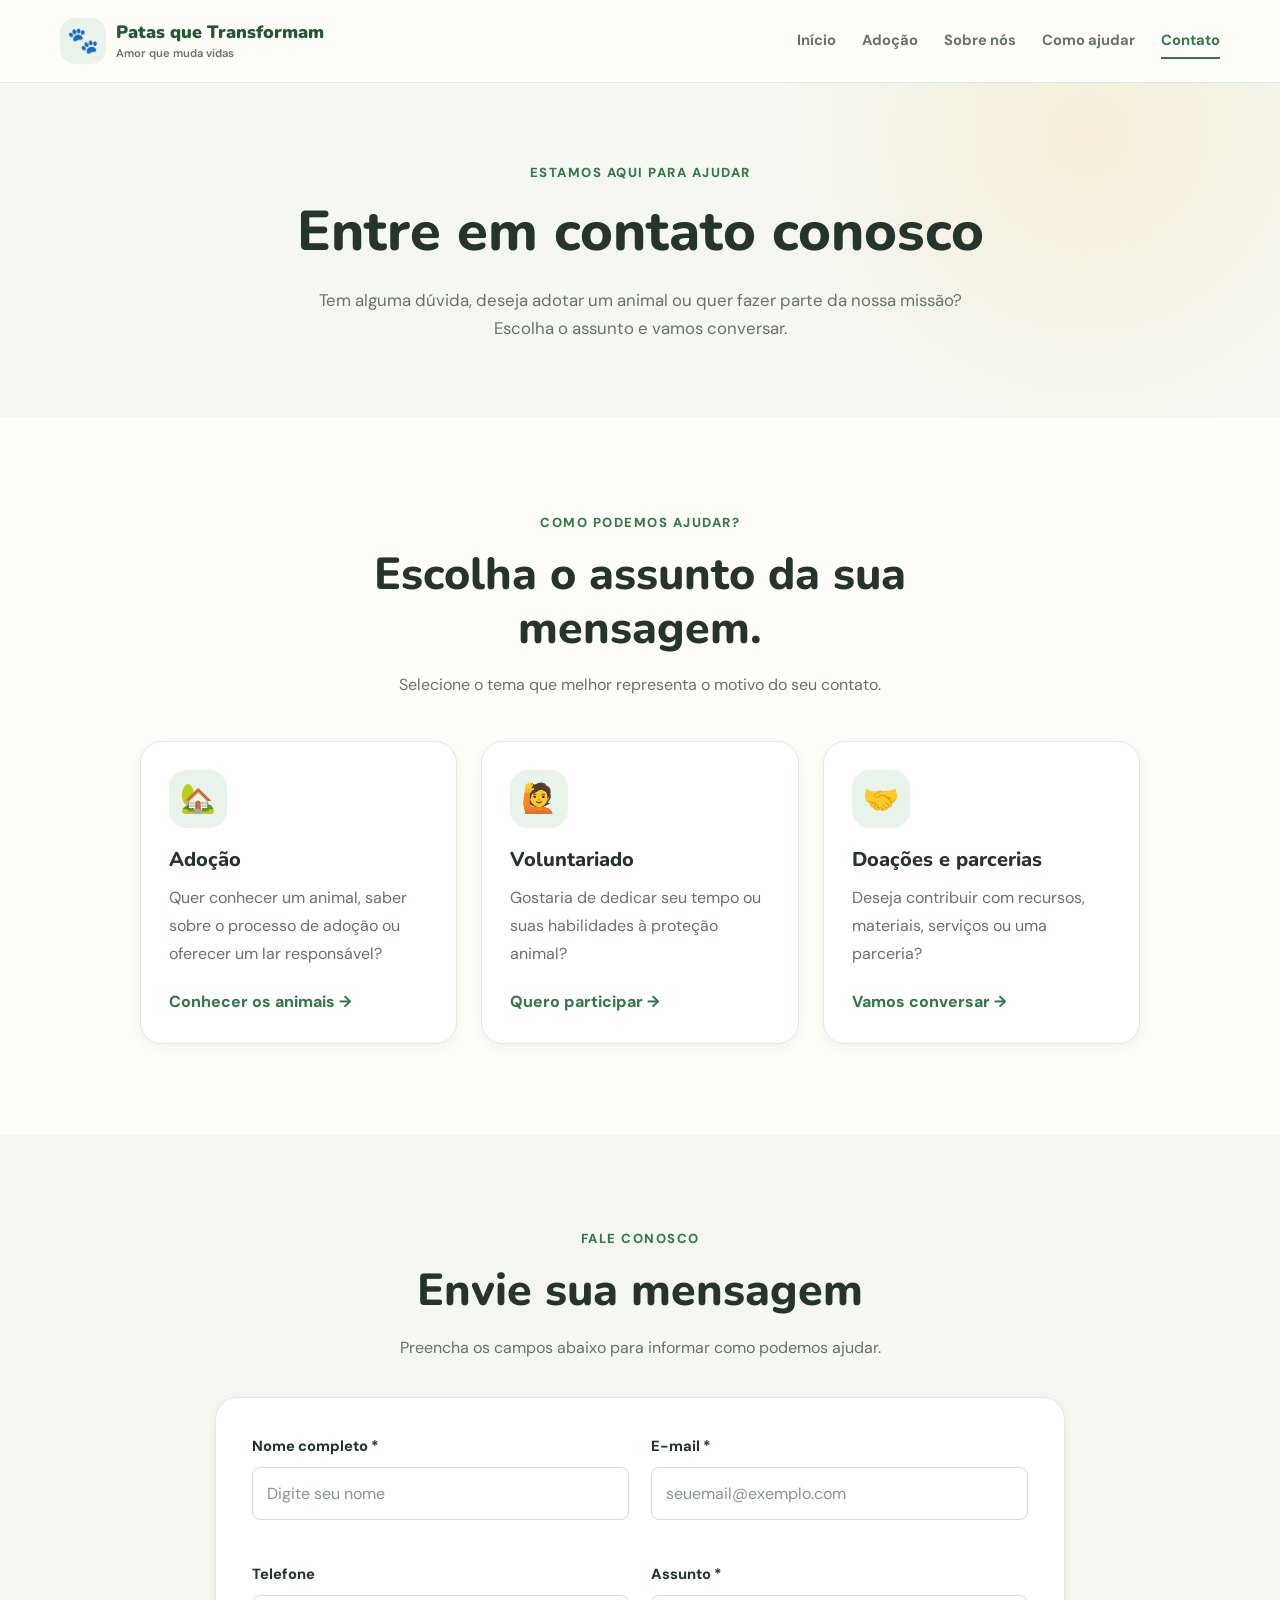
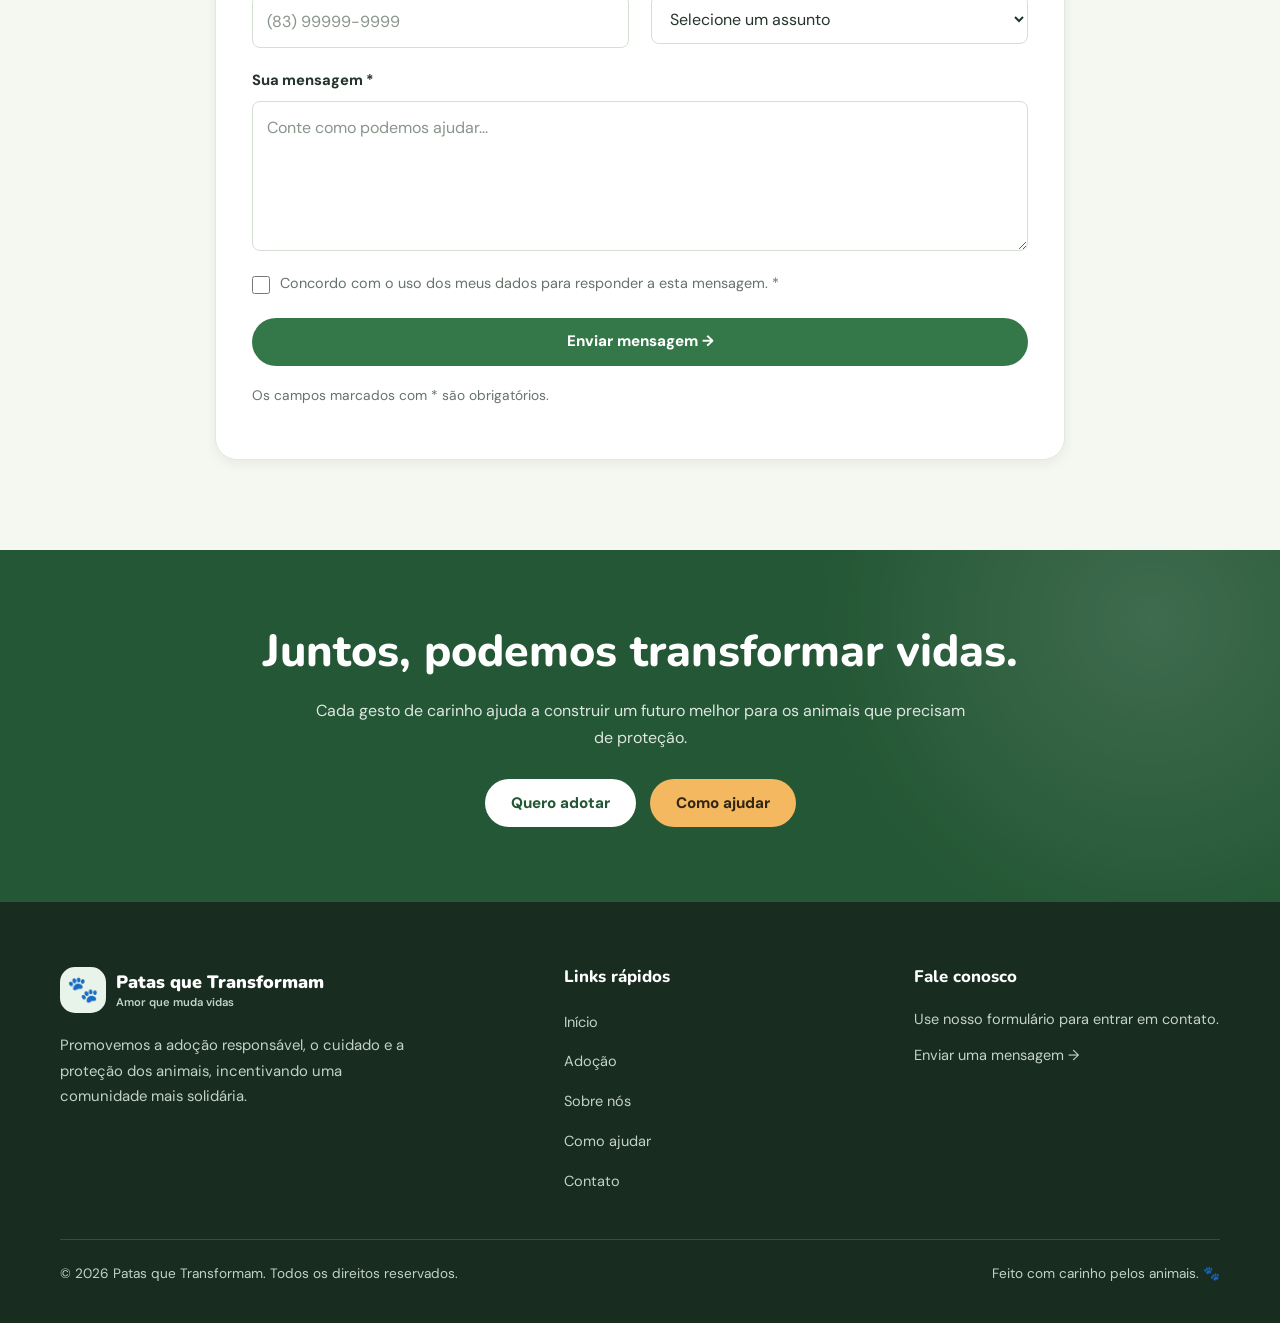
<file: contato.html>
<!DOCTYPE html>
<html lang="pt-BR">
<head>
    <meta charset="UTF-8">
    <meta name="viewport" content="width=device-width, initial-scale=1.0">

    <meta
        name="description"
        content="Entre em contato com a Patas que Transformam para adoção, voluntariado, doações e proteção animal."
    >

    <title>Contato | Patas que Transformam</title>

    <link rel="preconnect" href="https://fonts.googleapis.com">
    <link rel="preconnect" href="https://fonts.gstatic.com" crossorigin>

    <link
        href="https://fonts.googleapis.com/css2?family=DM+Sans:wght@400;500;600;700;800&family=Nunito:wght@400;600;700;800;900&display=swap"
        rel="stylesheet"
    >

    <link rel="stylesheet" href="css/style.css">
    <link rel="stylesheet" href="css/animations.css">
</head>

<body>

    <!-- CABEÇALHO -->
    <header class="header">
        <div class="container header-container">

            <a href="index.html" class="logo" aria-label="Patas que Transformam - Início">
                <span class="logo-icon" aria-hidden="true">🐾</span>

                <span class="logo-text">
                    Patas que Transformam
                    <small>Amor que muda vidas</small>
                </span>
            </a>

            <button
                class="menu-toggle"
                id="menu-toggle"
                type="button"
                aria-label="Abrir menu"
                aria-controls="nav-menu"
                aria-expanded="false"
            >
                ☰
            </button>

            <nav class="nav-menu" id="nav-menu" aria-label="Navegação principal">
                <a class="nav-link" href="index.html">Início</a>
                <a class="nav-link" href="adocao.html">Adoção</a>
                <a class="nav-link" href="sobre.html">Sobre nós</a>
                <a class="nav-link" href="como-ajudar.html">Como ajudar</a>
                <a class="nav-link active" href="contato.html" aria-current="page">Contato</a>
            </nav>

        </div>
    </header>

    <main>

        <!-- APRESENTAÇÃO -->
        <section class="page-hero">
            <div class="container">

                <span class="section-tag">Estamos aqui para ajudar</span>

                <h1>Entre em contato conosco</h1>

                <p>
                    Tem alguma dúvida, deseja adotar um animal ou quer fazer
                    parte da nossa missão? Escolha o assunto e vamos conversar.
                </p>

            </div>
        </section>

        <!-- OPÇÕES DE CONTATO -->
        <section class="contact-section section-padding">
            <div class="container">

                <div class="section-heading">
                    <span class="section-tag">Como podemos ajudar?</span>

                    <h2>Escolha o assunto da sua mensagem.</h2>

                    <p>
                        Selecione o tema que melhor representa o motivo do seu contato.
                    </p>
                </div>

                <div class="contact-options">

                    <!-- CARTÃO DE ADOÇÃO -->
                    <article class="contact-card">
                        <div class="contact-icon" aria-hidden="true">🏡</div>

                        <h3>Adoção</h3>

                        <p>
                            Quer conhecer um animal, saber sobre o processo de
                            adoção ou oferecer um lar responsável?
                        </p>

                        <a href="adocao.html" class="contact-card-link">
                            Conhecer os animais →
                        </a>
                    </article>

                    <!-- CARTÃO DE VOLUNTARIADO -->
                    <article class="contact-card">
                        <div class="contact-icon" aria-hidden="true">🙋</div>

                        <h3>Voluntariado</h3>

                        <p>
                            Gostaria de dedicar seu tempo ou suas habilidades
                            à proteção animal?
                        </p>

                        <a href="#formulario" class="contact-card-link"
                           data-assunto="voluntariado">
                            Quero participar →
                        </a>
                    </article>

                    <!-- CARTÃO DE DOAÇÕES -->
                    <article class="contact-card">
                        <div class="contact-icon" aria-hidden="true">🤝</div>

                        <h3>Doações e parcerias</h3>

                        <p>
                            Deseja contribuir com recursos, materiais,
                            serviços ou uma parceria?
                        </p>

                        <a href="#formulario" class="contact-card-link"
                           data-assunto="doacao">
                            Vamos conversar →
                        </a>
                    </article>

                </div>
            </div>
        </section>

        <!-- FORMULÁRIO -->
        <section class="form-section section-padding" id="formulario">
            <div class="container">

                <div class="section-heading">
                    <span class="section-tag">Fale conosco</span>

                    <h2>Envie sua mensagem</h2>

                    <p>
                        Preencha os campos abaixo para informar como podemos ajudar.
                    </p>
                </div>

                <div class="form-container">

                    <form id="contact-form" action="#" method="post">

                        <div class="form-grid">

                            <div class="form-group">
                                <label for="nome">Nome completo *</label>

                                <input
                                    type="text"
                                    id="nome"
                                    name="nome"
                                    placeholder="Digite seu nome"
                                    autocomplete="name"
                                    minlength="2"
                                    maxlength="100"
                                    required
                                >
                            </div>

                            <div class="form-group">
                                <label for="email">E-mail *</label>

                                <input
                                    type="email"
                                    id="email"
                                    name="email"
                                    placeholder="seuemail@exemplo.com"
                                    autocomplete="email"
                                    maxlength="150"
                                    required
                                >
                            </div>

                            <div class="form-group">
                                <label for="telefone">Telefone</label>

                                <input
                                    type="tel"
                                    id="telefone"
                                    name="telefone"
                                    placeholder="(83) 99999-9999"
                                    autocomplete="tel"
                                    maxlength="20"
                                >
                            </div>

                            <div class="form-group">
                                <label for="assunto">Assunto *</label>

                                <select id="assunto" name="assunto" required>
                                    <option value="">Selecione um assunto</option>
                                    <option value="adocao">Adoção</option>
                                    <option value="voluntariado">Voluntariado</option>
                                    <option value="doacao">Doações</option>
                                    <option value="lar-temporario">Lar temporário</option>
                                    <option value="parceria">Parcerias</option>
                                    <option value="resgate">Resgate animal</option>
                                    <option value="duvida">Dúvidas</option>
                                    <option value="outro">Outro assunto</option>
                                </select>
                            </div>

                        </div>

                        <div class="form-group" id="animal-group" hidden>
                            <label for="animal">Qual animal você deseja adotar?</label>

                            <input
                                type="text"
                                id="animal"
                                name="animal"
                                placeholder="Digite o nome do animal"
                                maxlength="100"
                            >
                        </div>

                        <div class="form-group">
                            <label for="mensagem">Sua mensagem *</label>

                            <textarea
                                id="mensagem"
                                name="mensagem"
                                placeholder="Conte como podemos ajudar..."
                                minlength="10"
                                maxlength="3000"
                                required
                            ></textarea>
                        </div>

                        <div class="form-check">
                            <input
                                type="checkbox"
                                id="privacidade"
                                name="privacidade"
                                required
                            >

                            <label for="privacidade">
                                Concordo com o uso dos meus dados para responder
                                a esta mensagem. *
                            </label>
                        </div>

                        <button type="submit" class="btn btn-primary btn-block">
                            Enviar mensagem →
                        </button>

                        <p class="form-note">
                            Os campos marcados com * são obrigatórios.
                        </p>

                        <p
                            id="form-status"
                            class="form-status"
                            role="status"
                            aria-live="polite"
                            hidden
                        ></p>

                    </form>

                </div>
            </div>
        </section>

        <!-- CHAMADA FINAL -->
        <section class="cta-section">
            <div class="container cta-container">

                <h2>Juntos, podemos transformar vidas.</h2>

                <p>
                    Cada gesto de carinho ajuda a construir um futuro melhor
                    para os animais que precisam de proteção.
                </p>

                <div class="cta-actions">
                    <a href="adocao.html" class="btn btn-light">
                        Quero adotar
                    </a>

                    <a href="como-ajudar.html" class="btn btn-secondary">
                        Como ajudar
                    </a>
                </div>

            </div>
        </section>

    </main>

    <!-- RODAPÉ -->
    <footer class="footer">
        <div class="container">

            <div class="footer-grid">

                <div class="footer-brand">
                    <a href="index.html" class="logo">
                        <span class="logo-icon" aria-hidden="true">🐾</span>

                        <span class="logo-text">
                            Patas que Transformam
                            <small>Amor que muda vidas</small>
                        </span>
                    </a>

                    <p>
                        Promovemos a adoção responsável, o cuidado e a proteção
                        dos animais, incentivando uma comunidade mais solidária.
                    </p>
                </div>

                <div>
                    <h3>Links rápidos</h3>

                    <ul class="footer-links">
                        <li><a href="index.html">Início</a></li>
                        <li><a href="adocao.html">Adoção</a></li>
                        <li><a href="sobre.html">Sobre nós</a></li>
                        <li><a href="como-ajudar.html">Como ajudar</a></li>
                        <li><a href="contato.html">Contato</a></li>
                    </ul>
                </div>

                <div>
                    <h3>Fale conosco</h3>

                    <ul class="footer-contact">
                        <li>
                            Use nosso formulário para entrar em contato.
                        </li>

                        <li>
                            <a href="#formulario">Enviar uma mensagem →</a>
                        </li>
                    </ul>
                </div>

            </div>

            <div class="footer-bottom">
                <p>
                    © <span class="current-year"></span>
                    Patas que Transformam. Todos os direitos reservados.
                </p>

                <p>Feito com carinho pelos animais. 🐾</p>
            </div>

        </div>
    </footer>

    <script src="js/main.js"></script>
    <script src="js/forms.js"></script>

    <!-- Seleção automática do assunto nos cartões -->
    <script>
        document.querySelectorAll("[data-assunto]").forEach((link) => {
            link.addEventListener("click", () => {
                const assunto = document.querySelector("#assunto");

                if (assunto) {
                    assunto.value = link.dataset.assunto;
                    assunto.dispatchEvent(new Event("change"));
                }
            });
        });
    </script>

</body>
</html>
</file>
<file: css/style.css>
/* =========================================================
   PATAS QUE TRANSFORMAM
   Arquivo: css/style.css
   Estilos completos do site
========================================================= */

/* 1. VARIÁVEIS GLOBAIS */

:root {
    --primary: #34784a;
    --primary-dark: #245735;
    --primary-light: #e8f3e9;

    --secondary: #f4b860;
    --secondary-dark: #e7a344;

    --background: #fffdf8;
    --surface: #ffffff;
    --surface-soft: #f5f7f1;

    --text: #26352b;
    --text-light: #66736a;
    --border: #e2e9df;
    --danger: #b84040;

    --font-heading: "Nunito", sans-serif;
    --font-body: "DM Sans", sans-serif;

    --radius-sm: 8px;
    --radius-md: 14px;
    --radius-lg: 22px;

    --shadow-sm: 0 4px 12px rgba(30, 60, 38, 0.06);
    --shadow-md: 0 10px 30px rgba(30, 60, 38, 0.10);

    --container-width: 1160px;
}

/* 2. RESET E CONFIGURAÇÕES GERAIS */

* {
    box-sizing: border-box;
    margin: 0;
    padding: 0;
}

html {
    scroll-behavior: smooth;
    scroll-padding-top: 100px;
}

body {
    min-height: 100vh;
    overflow-x: hidden;
    background-color: var(--background);
    color: var(--text);
    font-family: var(--font-body);
    font-size: 16px;
    line-height: 1.7;
}

[hidden] {
    display: none !important;
}

img {
    display: block;
    max-width: 100%;
    height: auto;
}

a {
    color: inherit;
    text-decoration: none;
}

button,
input,
select,
textarea {
    font: inherit;
}

button {
    cursor: pointer;
}

ul,
ol {
    list-style-position: inside;
}

p {
    margin-bottom: 16px;
    color: var(--text-light);
}

p:last-child {
    margin-bottom: 0;
}

h1,
h2,
h3,
h4 {
    color: var(--text);
    font-family: var(--font-heading);
    font-weight: 800;
    line-height: 1.2;
}

h1 {
    font-size: clamp(2.4rem, 5vw, 4.1rem);
}

h2 {
    font-size: clamp(1.9rem, 3.5vw, 2.8rem);
}

h3 {
    font-size: 1.3rem;
}

::selection {
    background: var(--primary-light);
    color: var(--primary-dark);
}

:focus-visible {
    outline: 3px solid var(--secondary);
    outline-offset: 4px;
}

/* 3. CONTAINERS E SEÇÕES */

.container {
    width: min(var(--container-width), calc(100% - 40px));
    margin-inline: auto;
}

.section-padding {
    padding-block: 90px;
}

.section-tag {
    display: inline-block;
    margin-bottom: 14px;
    color: var(--primary);
    font-size: 0.82rem;
    font-weight: 800;
    letter-spacing: 1.5px;
    text-transform: uppercase;
}

.section-heading {
    width: 100%;
    max-width: 760px;
    margin: 0 auto 42px;
    text-align: center;
}

.section-heading h2 {
    margin-bottom: 16px;
}

.section-heading p {
    max-width: 620px;
    margin-inline: auto;
}

.text-center {
    text-align: center;
}

.text-primary {
    color: var(--primary);
}

.bg-soft {
    background-color: var(--surface-soft);
}

.muted {
    color: var(--text-light);
}

.small-text {
    font-size: 0.85rem;
}

.link {
    color: var(--primary);
    font-weight: 800;
    text-decoration: underline;
    text-underline-offset: 3px;
}

.link:hover {
    color: var(--primary-dark);
}

/* 4. CABEÇALHO */

.header {
    position: sticky;
    top: 0;
    z-index: 1000;
    width: 100%;
    border-bottom: 1px solid var(--border);
    background-color: rgba(255, 253, 248, 0.97);
    backdrop-filter: blur(12px);
}

.header-container {
    display: flex;
    min-height: 82px;
    align-items: center;
    justify-content: space-between;
    gap: 24px;
}

.logo {
    display: inline-flex;
    flex-shrink: 0;
    align-items: center;
    gap: 10px;
}

.logo-icon {
    display: grid;
    width: 46px;
    height: 46px;
    flex-shrink: 0;
    place-items: center;
    border-radius: 15px;
    background-color: var(--primary-light);
    font-size: 1.6rem;
}

.logo-text {
    display: flex;
    flex-direction: column;
    color: var(--primary-dark);
    font-family: var(--font-heading);
    font-size: 1.12rem;
    font-weight: 900;
    line-height: 1.15;
}

.logo-text small {
    margin-top: 4px;
    color: var(--text-light);
    font-family: var(--font-body);
    font-size: 0.7rem;
    font-weight: 600;
}

.nav-menu {
    display: flex;
    align-items: center;
    gap: 26px;
}

.nav-link {
    position: relative;
    color: var(--text-light);
    font-size: 0.92rem;
    font-weight: 700;
    white-space: nowrap;
}

.nav-link:hover,
.nav-link.active {
    color: var(--primary);
}

.menu-toggle {
    display: none;
    width: 44px;
    height: 44px;
    align-items: center;
    justify-content: center;
    border: 1px solid var(--border);
    border-radius: var(--radius-sm);
    background-color: var(--surface);
    color: var(--primary-dark);
    font-size: 1.5rem;
}

/* 5. BOTÕES */

.btn {
    display: inline-flex;
    min-height: 48px;
    align-items: center;
    justify-content: center;
    gap: 8px;
    padding: 12px 24px;
    border: 2px solid transparent;
    border-radius: 999px;
    font-size: 0.95rem;
    font-weight: 800;
    line-height: 1.3;
    text-align: center;
    transition:
        transform 0.25s ease,
        box-shadow 0.25s ease,
        background-color 0.25s ease;
}

.btn:hover {
    transform: translateY(-2px);
    box-shadow: var(--shadow-sm);
}

.btn:active {
    transform: scale(0.98);
}

.btn-primary {
    background-color: var(--primary);
    color: #ffffff;
}

.btn-primary:hover {
    background-color: var(--primary-dark);
}

.btn-secondary {
    background-color: var(--secondary);
    color: #332714;
}

.btn-secondary:hover {
    background-color: var(--secondary-dark);
}

.btn-outline {
    border-color: var(--primary);
    background-color: transparent;
    color: var(--primary);
}

.btn-outline:hover {
    background-color: var(--primary-light);
}

.btn-light {
    background-color: #ffffff;
    color: var(--primary-dark);
}

.btn-light:hover {
    background-color: var(--primary-light);
}

.btn-small {
    min-height: 40px;
    padding: 9px 17px;
    font-size: 0.86rem;
}

.btn-block {
    width: 100%;
}

/* 6. BANNER PRINCIPAL */

.hero {
    position: relative;
    overflow: hidden;
    padding-block: 76px 86px;
    background:
        radial-gradient(
            circle at 85% 20%,
            rgba(244, 184, 96, 0.18),
            transparent 30%
        ),
        linear-gradient(135deg, #f5f8ef, #fffdf8);
}

.hero-container {
    display: grid;
    grid-template-columns: 1.05fr 0.95fr;
    align-items: center;
    gap: 60px;
}

.hero-content {
    max-width: 600px;
}

.hero-content h1 {
    margin-bottom: 24px;
}

.hero-content h1 span {
    color: var(--primary);
}

.hero-content > p {
    max-width: 540px;
    margin-bottom: 30px;
    font-size: 1.08rem;
}

.hero-actions {
    display: flex;
    flex-wrap: wrap;
    gap: 14px;
}

.hero-image {
    position: relative;
    overflow: hidden;
    min-height: 360px;
    border-radius: 32px;
    background-color: var(--primary-light);
    box-shadow: var(--shadow-md);
}

.hero-image img {
    width: 100%;
    height: 100%;
    min-height: 360px;
    object-fit: cover;
}

.hero-badge {
    position: absolute;
    right: 18px;
    bottom: 18px;
    max-width: 230px;
    padding: 15px 18px;
    border-radius: var(--radius-md);
    background-color: var(--surface);
    box-shadow: var(--shadow-md);
    font-size: 0.9rem;
    font-weight: 800;
}

/* 7. INDICADORES DE IMPACTO */

.impact {
    padding-block: 54px;
    background-color: var(--surface);
}

.impact-grid {
    display: grid;
    grid-template-columns: repeat(4, minmax(0, 1fr));
    gap: 22px;
}

.impact-card {
    padding: 24px 18px;
    border: 1px solid var(--border);
    border-radius: var(--radius-md);
    background-color: var(--surface);
    text-align: center;
    transition: transform 0.3s ease, box-shadow 0.3s ease;
}

.impact-icon {
    display: grid;
    width: 54px;
    height: 54px;
    margin: 0 auto 14px;
    place-items: center;
    border-radius: 18px;
    background-color: var(--primary-light);
    font-size: 1.65rem;
}

.impact-card h3 {
    margin-bottom: 8px;
    color: var(--primary);
    font-size: 1.7rem;
}

.impact-card p {
    font-size: 0.9rem;
}

.impact-card:hover {
    transform: translateY(-5px);
    box-shadow: var(--shadow-md);
}

/* 8. CARTÕES DE ANIMAIS */

.pets {
    background-color: var(--background);
}

.pets-grid {
    display: grid;
    grid-template-columns: repeat(3, minmax(0, 1fr));
    gap: 26px;
}

.pet-card {
    overflow: hidden;
    border: 1px solid var(--border);
    border-radius: var(--radius-lg);
    background-color: var(--surface);
    box-shadow: var(--shadow-sm);
    transition: transform 0.3s ease, box-shadow 0.3s ease;
}

.pet-card:hover {
    transform: translateY(-5px);
    box-shadow: var(--shadow-md);
}

.pet-image {
    position: relative;
    overflow: hidden;
    height: 250px;
    background-color: var(--surface-soft);
}

.pet-image img {
    width: 100%;
    height: 100%;
    object-fit: cover;
    transition: transform 0.4s ease;
}

.pet-card:hover .pet-image img {
    transform: scale(1.04);
}

.pet-status {
    position: absolute;
    top: 15px;
    left: 15px;
    padding: 6px 12px;
    border-radius: 999px;
    background-color: var(--primary-light);
    color: var(--primary-dark);
    font-size: 0.78rem;
    font-weight: 800;
}

.pet-info {
    padding: 24px;
}

.pet-title {
    margin-bottom: 8px;
    font-size: 1.35rem;
}

.pet-info p {
    margin-bottom: 18px;
    font-size: 0.93rem;
}

.pet-meta {
    display: flex;
    flex-wrap: wrap;
    gap: 8px;
    margin-bottom: 18px;
}

.pet-meta span {
    padding: 5px 10px;
    border-radius: 999px;
    background-color: var(--surface-soft);
    color: var(--text-light);
    font-size: 0.78rem;
    font-weight: 700;
}

/* 9. FILTROS DE ADOÇÃO */

.filters {
    display: flex;
    flex-wrap: wrap;
    justify-content: center;
    gap: 12px;
    margin-bottom: 36px;
}

.filter-btn {
    padding: 10px 22px;
    border: 1px solid var(--border);
    border-radius: 999px;
    background-color: var(--surface);
    color: var(--text-light);
    font-weight: 700;
    transition: background-color 0.2s ease, color 0.2s ease;
}

.filter-btn:hover,
.filter-btn.active {
    border-color: var(--primary);
    background-color: var(--primary);
    color: #ffffff;
}

#pet-count {
    margin-top: 24px;
    text-align: center;
    font-size: 0.9rem;
}

#no-pets-message {
    margin-top: 24px;
    padding: 24px;
    border-radius: var(--radius-md);
    background-color: var(--surface-soft);
    text-align: center;
}

/* 10. MISSÃO */

.mission {
    overflow: hidden;
    background-color: var(--surface-soft);
}

.mission-container {
    display: grid;
    grid-template-columns: 1fr 1fr;
    align-items: center;
    gap: 58px;
}

.mission-image,
.story-image {
    overflow: hidden;
    min-height: 350px;
    border-radius: var(--radius-lg);
    background-color: var(--primary-light);
}

.mission-image img,
.story-image img {
    width: 100%;
    height: 100%;
    min-height: 350px;
    object-fit: cover;
    transition: transform 0.4s ease;
}

.mission-image:hover img,
.story-image:hover img {
    transform: scale(1.03);
}

.mission-content h2 {
    margin-bottom: 20px;
}

.mission-content > p {
    margin-bottom: 20px;
}

.check-list {
    display: grid;
    gap: 12px;
    margin-block: 22px;
    list-style: none;
}

.check-list li {
    display: flex;
    align-items: flex-start;
    gap: 10px;
    color: var(--text-light);
}

.check-list li::before {
    content: "✓";
    display: grid;
    width: 25px;
    height: 25px;
    flex: 0 0 25px;
    place-items: center;
    border-radius: 50%;
    background-color: var(--primary-light);
    color: var(--primary);
    font-weight: 900;
}

/* 11. CARTÕES DE AJUDA, VALORES E PROCESSO */

.help {
    background-color: var(--background);
}

.help-grid,
.values-grid,
.process-grid {
    display: grid;
    grid-template-columns: repeat(3, minmax(0, 1fr));
    gap: 24px;
}

.help-card,
.value-card,
.process-card {
    padding: 28px;
    border: 1px solid var(--border);
    border-radius: var(--radius-lg);
    background-color: var(--surface);
    box-shadow: var(--shadow-sm);
    transition: transform 0.3s ease, box-shadow 0.3s ease;
}

.help-card:hover,
.value-card:hover,
.process-card:hover {
    transform: translateY(-5px);
    box-shadow: var(--shadow-md);
}

.help-icon,
.value-icon,
.process-icon {
    display: grid;
    width: 58px;
    height: 58px;
    margin-bottom: 20px;
    place-items: center;
    border-radius: 18px;
    background-color: var(--primary-light);
    font-size: 1.8rem;
}

.help-card h3,
.value-card h3,
.process-card h3 {
    margin-bottom: 12px;
}

.help-card p,
.value-card p,
.process-card p {
    font-size: 0.94rem;
}

.help-card a:not(.btn) {
    color: var(--primary);
    font-weight: 800;
}

/* 12. PÁGINA SOBRE NÓS */

.story-section {
    background-color: var(--surface);
}

.story-container {
    display: grid;
    grid-template-columns: 1fr 1fr;
    align-items: center;
    gap: 55px;
}

.story-content h2 {
    margin-bottom: 20px;
}

.story-content p {
    margin-bottom: 16px;
}

.values-section {
    background-color: var(--surface-soft);
}

.value-card {
    text-align: center;
}

.value-card .value-icon {
    margin-inline: auto;
}

/* 13. CHAMADA PARA AÇÃO */

.cta-section {
    padding-block: 75px;
    background:
        radial-gradient(
            circle at 90% 20%,
            rgba(255, 255, 255, 0.12),
            transparent 28%
        ),
        var(--primary-dark);
}

.cta-container {
    max-width: 820px;
    margin-inline: auto;
    text-align: center;
}

.cta-container h2 {
    margin-bottom: 18px;
    color: #ffffff;
}

.cta-container p {
    max-width: 650px;
    margin: 0 auto 28px;
    color: rgba(255, 255, 255, 0.85);
}

.cta-actions {
    display: flex;
    flex-wrap: wrap;
    justify-content: center;
    gap: 14px;
}

/* 14. PÁGINA COMO AJUDAR */

.ways-section {
    background-color: var(--background);
}

.donation-section {
    background-color: var(--surface-soft);
}

.donation-container {
    display: grid;
    grid-template-columns: 1fr 1fr;
    align-items: center;
    gap: 45px;
}

.donation-box {
    padding: 30px;
    border: 1px solid var(--border);
    border-radius: var(--radius-lg);
    background-color: var(--surface);
    box-shadow: var(--shadow-sm);
}

.donation-box h3 {
    margin-bottom: 18px;
}

.donation-list {
    display: grid;
    gap: 14px;
    margin-top: 18px;
    list-style: none;
}

.donation-list li {
    padding: 14px;
    border-radius: var(--radius-sm);
    background-color: var(--surface-soft);
    color: var(--text-light);
}

/* 15. PERGUNTAS FREQUENTES */

.faq-section {
    background-color: var(--surface);
}

.faq-list {
    display: grid;
    max-width: 850px;
    gap: 14px;
    margin-inline: auto;
}

.faq-list details {
    padding: 20px 24px;
    border: 1px solid var(--border);
    border-radius: var(--radius-md);
    background-color: var(--surface);
    transition: background-color 0.2s ease;
}

.faq-list details[open] {
    border-color: var(--primary);
    background-color: #fbfdf9;
}

.faq-list summary {
    color: var(--text);
    font-weight: 800;
    cursor: pointer;
}

.faq-list details p {
    margin-top: 14px;
}

/* 16. PÁGINAS INTERNAS */

.page-hero {
    padding-block: 75px;
    background:
        radial-gradient(
            circle at 85% 15%,
            rgba(244, 184, 96, 0.16),
            transparent 28%
        ),
        var(--surface-soft);
    text-align: center;
}

.page-hero .container {
    max-width: 820px;
}

.page-hero h1 {
    margin-bottom: 20px;
    font-size: clamp(2.2rem, 4.5vw, 3.5rem);
}

.page-hero p {
    max-width: 700px;
    margin-inline: auto;
    font-size: 1.05rem;
}

/* 17. CONTATO: CENTRALIZAÇÃO CORRIGIDA */

.contact-section {
    width: 100%;
    background-color: var(--background);
}

.contact-section > .container {
    width: min(1100px, calc(100% - 40px));
    margin-right: auto;
    margin-left: auto;
}

.contact-section .section-heading {
    width: 100%;
    max-width: 760px;
    margin: 0 auto 42px;
    text-align: center;
}

.contact-section .section-heading h2 {
    max-width: 680px;
    margin: 0 auto 16px;
}

.contact-section .section-heading p {
    max-width: 620px;
    margin: 0 auto;
}

/* Grade dos três cartões */

.contact-options {
    display: grid;
    width: 100%;
    max-width: 1000px;
    grid-template-columns: repeat(3, minmax(0, 1fr));
    align-items: stretch;
    gap: 24px;
    margin: 0 auto;
}

/* Cartões de contato */

.contact-card {
    display: flex;
    width: 100%;
    min-width: 0;
    height: 100%;
    flex-direction: column;
    align-items: flex-start;
    padding: 28px;
    border: 1px solid var(--border);
    border-radius: var(--radius-lg);
    background-color: var(--surface);
    box-shadow: var(--shadow-sm);
    overflow-wrap: anywhere;
    transition: transform 0.3s ease, box-shadow 0.3s ease;
}

.contact-card:hover {
    transform: translateY(-5px);
    box-shadow: var(--shadow-md);
}

.contact-icon {
    display: grid;
    width: 58px;
    height: 58px;
    flex-shrink: 0;
    place-items: center;
    margin-bottom: 20px;
    border-radius: 18px;
    background-color: var(--primary-light);
    font-size: 1.8rem;
}

.contact-card h3 {
    margin-bottom: 12px;
    font-size: 1.25rem;
}

.contact-card p {
    flex-grow: 1;
    margin-bottom: 20px;
    line-height: 1.75;
}

.contact-card-link {
    display: inline-block;
    margin-top: auto;
    color: var(--primary);
    font-weight: 800;
    text-decoration: none;
}

.contact-card-link:hover {
    color: var(--primary-dark);
    text-decoration: underline;
    text-underline-offset: 4px;
}

/* 18. FORMULÁRIO DE CONTATO */

.form-section {
    width: 100%;
    background-color: var(--surface-soft);
}

.form-section > .container {
    width: min(1000px, calc(100% - 40px));
    margin-inline: auto;
}

.form-section .section-heading {
    width: 100%;
    max-width: 760px;
    margin: 0 auto 36px;
    text-align: center;
}

.form-container {
    width: 100%;
    max-width: 850px;
    margin: 0 auto;
    padding: 36px;
    border: 1px solid var(--border);
    border-radius: var(--radius-lg);
    background-color: var(--surface);
    box-shadow: var(--shadow-sm);
}

.form-grid {
    display: grid;
    grid-template-columns: repeat(2, minmax(0, 1fr));
    gap: 22px;
}

.form-group {
    display: flex;
    min-width: 0;
    flex-direction: column;
    gap: 8px;
    margin-bottom: 20px;
}

.form-group label {
    color: var(--text);
    font-size: 0.92rem;
    font-weight: 800;
}

.form-group input,
.form-group select,
.form-group textarea {
    width: 100%;
    min-height: 48px;
    padding: 12px 14px;
    border: 1px solid #d5dfd3;
    border-radius: var(--radius-sm);
    background-color: #ffffff;
    color: var(--text);
    transition: border-color 0.2s ease, box-shadow 0.2s ease;
}

.form-group textarea {
    min-height: 150px;
    resize: vertical;
}

.form-group input::placeholder,
.form-group textarea::placeholder {
    color: #89958b;
}

.form-group input:focus,
.form-group select:focus,
.form-group textarea:focus {
    border-color: var(--primary);
    outline: none;
    box-shadow: 0 0 0 3px rgba(65, 135, 85, 0.15);
}

.form-group input:disabled,
.form-group select:disabled,
.form-group textarea:disabled {
    background-color: #f0f2ef;
    cursor: not-allowed;
}

.form-check {
    display: flex;
    align-items: flex-start;
    gap: 10px;
    margin-bottom: 22px;
}

.form-check input {
    width: 18px;
    height: 18px;
    flex: 0 0 18px;
    margin-top: 5px;
    accent-color: var(--primary);
}

.form-check label {
    color: var(--text-light);
    font-size: 0.9rem;
}

.form-check a {
    color: var(--primary);
    font-weight: 800;
    text-decoration: underline;
}

.form-status {
    margin-top: 20px;
    padding: 15px;
    border: 1px solid #b9d9bd;
    border-radius: var(--radius-sm);
    background-color: var(--primary-light);
    color: var(--primary-dark);
}

.form-status-error {
    border-color: #e8b5b5;
    background-color: #fff0f0;
    color: #8c2929;
}

.form-status-success {
    border-color: #b9d9bd;
    background-color: var(--primary-light);
    color: var(--primary-dark);
}

.form-note {
    margin-top: 18px;
    font-size: 0.86rem;
}

/* 19. RODAPÉ */

.footer {
    padding-top: 65px;
    background-color: #192c20;
    color: #ffffff;
}

.footer-grid {
    display: grid;
    grid-template-columns: 1.5fr 1fr 1fr;
    gap: 45px;
    padding-bottom: 45px;
}

.footer .logo-text {
    color: #ffffff;
}

.footer .logo-text small {
    color: #c5d2c7;
}

.footer-brand > p {
    max-width: 360px;
    margin-top: 20px;
    color: #c5d2c7;
    font-size: 0.93rem;
}

.footer h3 {
    margin-bottom: 20px;
    color: #ffffff;
    font-size: 1.05rem;
}

.footer-links,
.footer-contact {
    display: grid;
    align-content: start;
    gap: 12px;
    list-style: none;
}

.footer-links a,
.footer-contact a,
.footer-contact li {
    color: #c5d2c7;
    font-size: 0.91rem;
    overflow-wrap: anywhere;
}

.footer-links a:hover,
.footer-contact a:hover {
    color: #ffffff;
}

.footer-bottom {
    display: flex;
    flex-wrap: wrap;
    justify-content: space-between;
    gap: 15px;
    padding-block: 22px;
    border-top: 1px solid rgba(255, 255, 255, 0.15);
}

.footer-bottom p {
    color: #c5d2c7;
    font-size: 0.85rem;
}

/* 20. TABLETS E TELAS MÉDIAS */

@media (max-width: 1000px) {
    .header-container {
        gap: 16px;
    }

    .nav-menu {
        gap: 16px;
    }

    .nav-link {
        font-size: 0.85rem;
    }

    .hero-container {
        gap: 35px;
    }

    .impact-grid {
        grid-template-columns: repeat(2, minmax(0, 1fr));
    }

    .pets-grid {
        grid-template-columns: repeat(2, minmax(0, 1fr));
    }

    .help-grid,
    .values-grid,
    .process-grid {
        grid-template-columns: repeat(2, minmax(0, 1fr));
    }

    .contact-options {
        gap: 18px;
    }

    .contact-card {
        padding: 24px;
    }

    .footer-grid {
        grid-template-columns: 1.3fr 1fr;
    }

    .footer-contact {
        grid-column: 1 / -1;
    }
}

/* 21. CELULARES */

@media (max-width: 760px) {
    html {
        scroll-padding-top: 80px;
    }

    .container {
        width: min(var(--container-width), calc(100% - 32px));
    }

    .section-padding {
        padding-block: 60px;
    }

    .header-container {
        min-height: 72px;
    }

    .logo-icon {
        width: 40px;
        height: 40px;
        font-size: 1.4rem;
    }

    .logo-text {
        font-size: 1rem;
    }

    .menu-toggle {
        display: inline-flex;
        flex-shrink: 0;
    }

    .nav-menu {
        position: absolute;
        top: 100%;
        right: 0;
        left: 0;
        display: none;
        align-items: stretch;
        flex-direction: column;
        gap: 0;
        padding: 12px 20px 20px;
        border-bottom: 1px solid var(--border);
        background-color: var(--background);
        box-shadow: var(--shadow-md);
    }

    .nav-menu.open {
        display: flex;
    }

    .nav-link {
        display: block;
        padding: 13px 8px;
        border-bottom: 1px solid var(--border);
        font-size: 0.95rem;
    }

    .nav-menu .btn {
        margin-top: 15px;
    }

    .hero {
        padding-block: 55px 60px;
    }

    .hero-container,
    .mission-container,
    .story-container,
    .donation-container {
        grid-template-columns: 1fr;
        gap: 35px;
    }

    .hero-content {
        max-width: 100%;
    }

    .hero-content h1 {
        font-size: clamp(2.25rem, 9vw, 3.3rem);
    }

    .hero-content > p {
        font-size: 1rem;
    }

    .hero-image,
    .hero-image img {
        min-height: 280px;
    }

    .impact {
        padding-block: 35px;
    }

    .impact-grid {
        gap: 12px;
    }

    .impact-card {
        padding: 20px 12px;
    }

    .impact-card h3 {
        font-size: 1.4rem;
    }

    .pets-grid,
    .help-grid,
    .values-grid,
    .process-grid {
        grid-template-columns: 1fr;
    }

    .pet-image {
        height: 260px;
    }

    .mission-image,
    .story-image,
    .mission-image img,
    .story-image img {
        min-height: 280px;
    }

    .help-card,
    .value-card,
    .process-card {
        padding: 24px;
    }

    .cta-section {
        padding-block: 55px;
    }

    .page-hero {
        padding-block: 55px;
    }

    /* Contato: duas colunas em telas menores */

    .contact-section > .container,
    .form-section > .container {
        width: calc(100% - 32px);
    }

    .contact-options {
        grid-template-columns: repeat(2, minmax(0, 1fr));
        gap: 16px;
    }

    .contact-card {
        padding: 20px;
    }

    .form-container {
        padding: 24px 18px;
    }

    .form-grid {
        grid-template-columns: 1fr;
        gap: 0;
    }

    .footer {
        padding-top: 45px;
    }

    .footer-grid {
        grid-template-columns: 1fr;
        gap: 30px;
    }

    .footer-contact {
        grid-column: auto;
    }

    .footer-bottom {
        flex-direction: column;
        text-align: center;
    }
}

/* 22. CELULARES ESTREITOS */

@media (max-width: 520px) {
    .contact-section > .container,
    .form-section > .container {
        width: calc(100% - 28px);
    }

    .contact-options {
        grid-template-columns: minmax(0, 1fr);
        gap: 18px;
    }

    .contact-card {
        padding: 24px;
    }

    .form-container {
        padding: 22px 16px;
    }
}

@media (max-width: 380px) {
    .container {
        width: calc(100% - 24px);
    }

    .logo-text {
        font-size: 0.9rem;
    }

    .hero-actions,
    .cta-actions {
        align-items: stretch;
        flex-direction: column;
    }

    .hero-actions .btn,
    .cta-actions .btn {
        width: 100%;
    }

    .impact-grid {
        grid-template-columns: 1fr;
    }

    .pet-info {
        padding: 20px;
    }
}

/* 23. ACESSIBILIDADE */

@media (prefers-reduced-motion: reduce) {
    *,
    *::before,
    *::after {
        scroll-behavior: auto !important;
        animation-duration: 0.01ms !important;
        animation-iteration-count: 1 !important;
        transition-duration: 0.01ms !important;
    }
}
</file>
<file: css/animations.css>
/* ========================================
   PATAS QUE TRANSFORMAM
   Arquivo: animations.css
   Animações e efeitos visuais do site
======================================== */

/* 1. Animações principais */

@keyframes fadeIn {
    from {
        opacity: 0;
    }

    to {
        opacity: 1;
    }
}

@keyframes fadeInUp {
    from {
        opacity: 0;
        transform: translateY(25px);
    }

    to {
        opacity: 1;
        transform: translateY(0);
    }
}

@keyframes fadeInDown {
    from {
        opacity: 0;
        transform: translateY(-20px);
    }

    to {
        opacity: 1;
        transform: translateY(0);
    }
}

@keyframes slideInLeft {
    from {
        opacity: 0;
        transform: translateX(-35px);
    }

    to {
        opacity: 1;
        transform: translateX(0);
    }
}

@keyframes slideInRight {
    from {
        opacity: 0;
        transform: translateX(35px);
    }

    to {
        opacity: 1;
        transform: translateX(0);
    }
}

@keyframes float {
    0%,
    100% {
        transform: translateY(0);
    }

    50% {
        transform: translateY(-8px);
    }
}

@keyframes pulse {
    0%,
    100% {
        transform: scale(1);
    }

    50% {
        transform: scale(1.04);
    }
}

@keyframes pawPrint {
    0% {
        opacity: 0;
        transform: scale(0.7) rotate(-15deg);
    }

    100% {
        opacity: 1;
        transform: scale(1) rotate(0);
    }
}

/* 2. Entrada suave dos elementos */

.header {
    animation: fadeInDown 0.6s ease both;
}

.hero-content {
    animation: slideInLeft 0.8s ease both;
}

.hero-image {
    animation: slideInRight 0.8s ease both;
}

.section-heading {
    animation: fadeInUp 0.7s ease both;
}

.impact-card,
.help-card {
    animation: fadeInUp 0.6s ease both;
}

.pet-card {
    animation: fadeInUp 0.6s ease both;
}

/* 3. Efeitos nos botões */

.btn {
    transition:
        transform 0.25s ease,
        box-shadow 0.25s ease,
        background-color 0.25s ease,
        color 0.25s ease;
}

.btn:hover {
    transform: translateY(-3px);
    box-shadow: 0 8px 20px rgba(0, 0, 0, 0.12);
}

.btn:active {
    transform: translateY(0) scale(0.98);
}

/* 4. Cartões */

.pet-card,
.impact-card,
.help-card,
.value-card,
.contact-card,
.process-card {
    transition:
        transform 0.3s ease,
        box-shadow 0.3s ease,
        border-color 0.3s ease;
}

.pet-card:hover,
.impact-card:hover,
.help-card:hover,
.value-card:hover,
.contact-card:hover,
.process-card:hover {
    transform: translateY(-6px);
    box-shadow: 0 14px 30px rgba(35, 60, 40, 0.12);
}

/* 5. Imagens */

.pet-image img,
.hero-image img,
.mission-image img,
.story-image img {
    transition: transform 0.5s ease;
}

.pet-card:hover .pet-image img,
.hero-image:hover img,
.mission-image:hover img,
.story-image:hover img {
    transform: scale(1.04);
}

/* 6. Navegação */

.nav-link {
    position: relative;
    transition: color 0.25s ease;
}

.nav-link::after {
    content: "";
    position: absolute;
    left: 0;
    bottom: -5px;
    width: 0;
    height: 2px;
    background-color: currentColor;
    transition: width 0.25s ease;
}

.nav-link:hover::after,
.nav-link.active::after {
    width: 100%;
}

/* 7. Ícone da marca */

.logo-icon {
    animation: pawPrint 0.7s ease both;
}

/* 8. Campos do formulário */

input,
select,
textarea {
    transition:
        border-color 0.25s ease,
        box-shadow 0.25s ease;
}

input:focus,
select:focus,
textarea:focus {
    outline: none;
    box-shadow: 0 0 0 3px rgba(65, 135, 85, 0.15);
}

/* 9. Perguntas frequentes */

details {
    transition: background-color 0.25s ease;
}

details summary {
    cursor: pointer;
    transition: color 0.25s ease;
}

details summary:hover {
    color: #38804b;
}

/* 10. Elementos decorativos */

.hero-image,
.mission-image {
    overflow: hidden;
    border-radius: 18px;
}

.impact-card:hover .impact-icon,
.help-card:hover .help-icon {
    animation: float 0.8s ease-in-out;
}

/* 11. Ajustes para dispositivos móveis */

@media (max-width: 768px) {
    .hero-content,
    .hero-image {
        animation: fadeInUp 0.7s ease both;
    }

    .pet-card:hover,
    .impact-card:hover,
    .help-card:hover,
    .value-card:hover,
    .contact-card:hover,
    .process-card:hover {
        transform: translateY(-3px);
    }

    .btn:hover {
        transform: translateY(-2px);
    }
}

/* 12. Acessibilidade: respeita quem prefere menos animações */

@media (prefers-reduced-motion: reduce) {
    *,
    *::before,
    *::after {
        animation-duration: 0.01ms !important;
        animation-iteration-count: 1 !important;
        scroll-behavior: auto !important;
        transition-duration: 0.01ms !important;
    }
}
</file>
